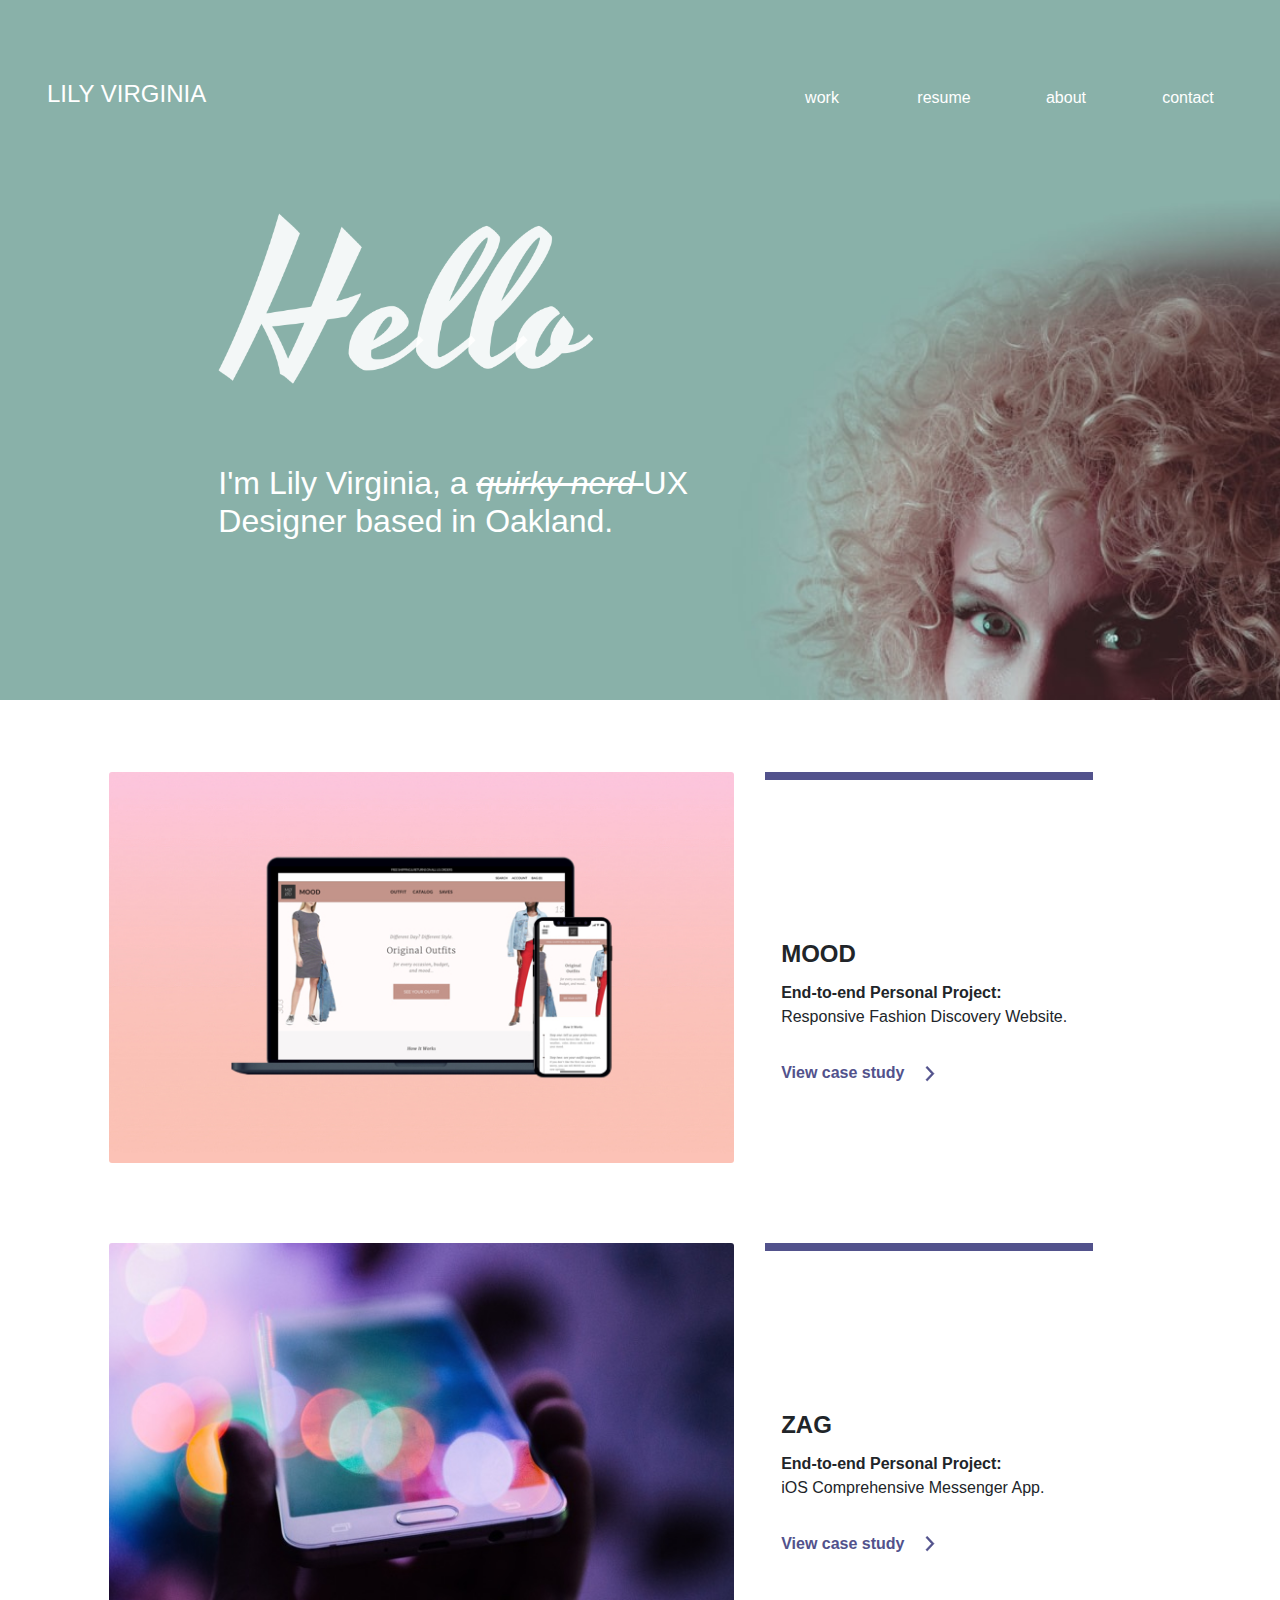
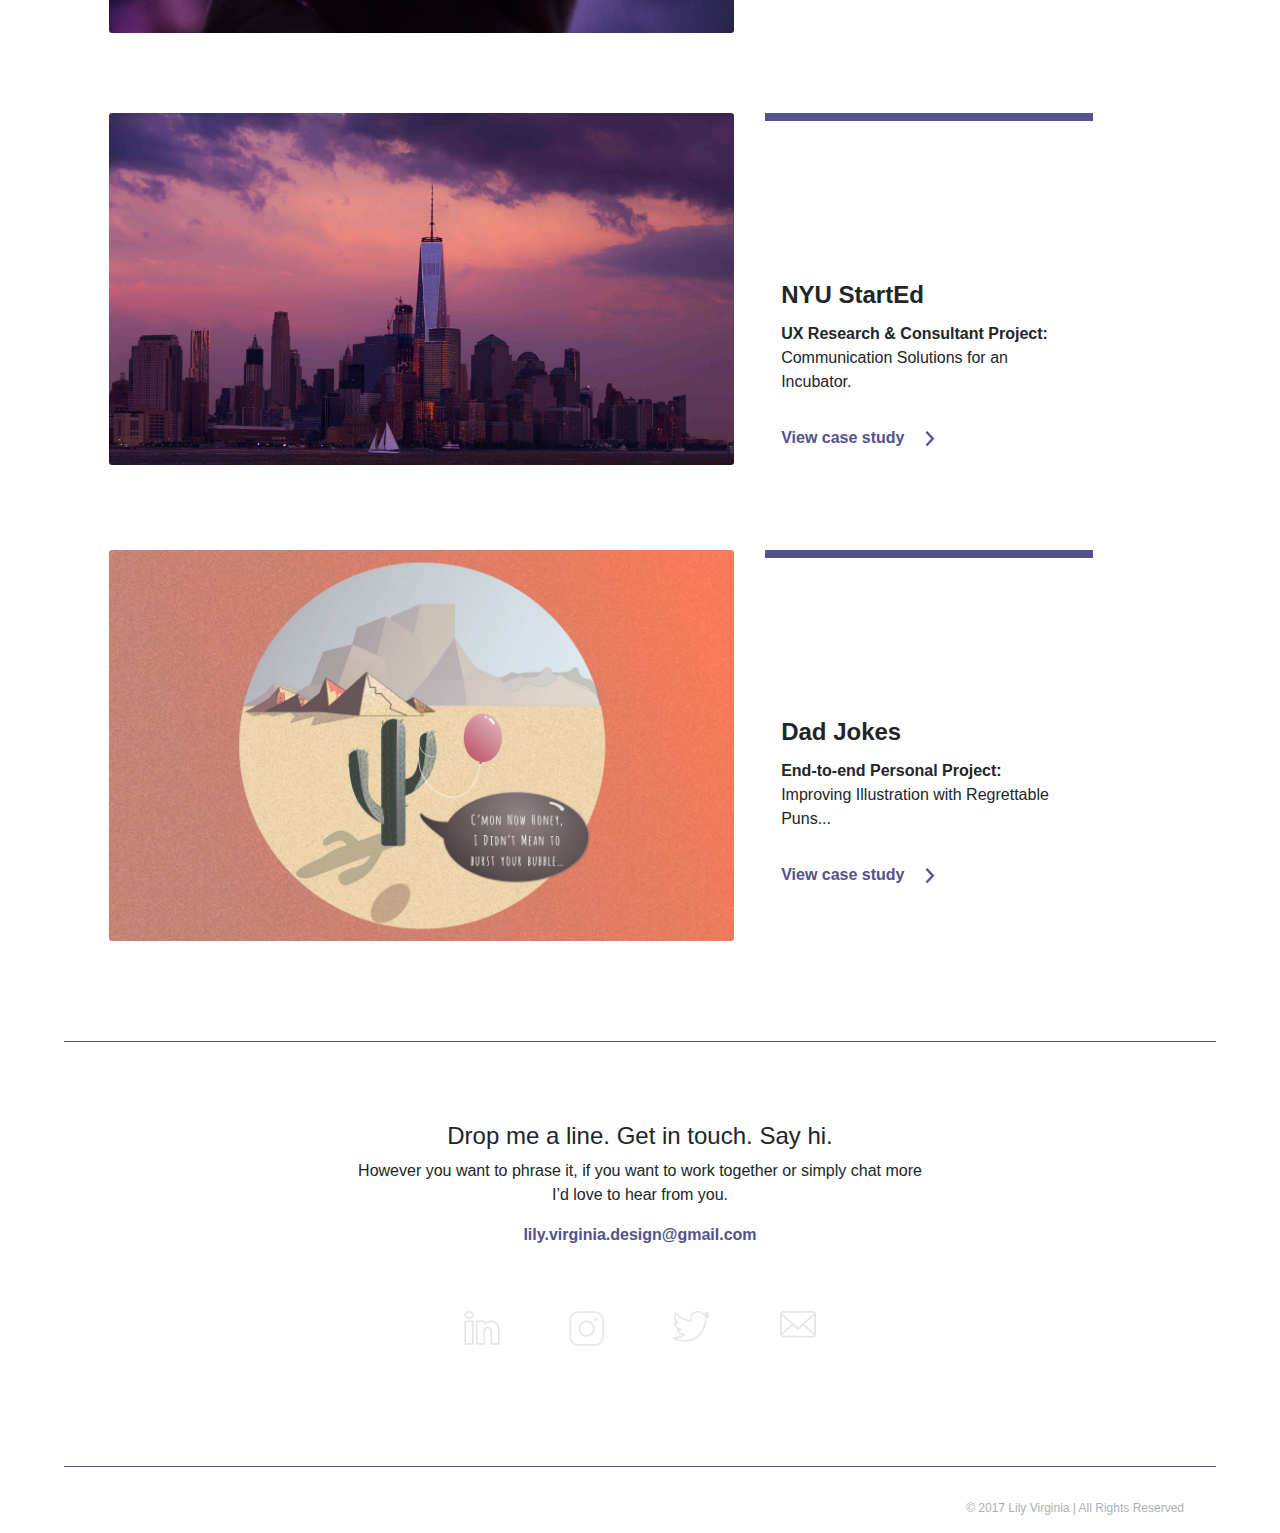
<file: index.html>
<!doctype html>
<html lang="en">
  <head>
  <title>Lily Virginia - UX Designer</title>
<!-- Meta Tags -->
    <meta charset="utf-8">
    <meta name="viewport" content="width=device-width, initial-scale=1">
    <meta name="Lily Virginia UX Design Portfolio" content>
    <meta name="Lily Virginia UX Designer" content>
    <meta property="og:image" content="images/thumbnail.jpg"/>
    <link rel="icon" href="getbootstrap.com/favicon.ico">
    <title>Lily Virginia - UX Designer</title>
    <link rel="stylesheet" href="css/bootstrap.css">
    <link rel="stylesheet" href="css/landing.css">
  </head>

<body>
  <div>

    <section>
        <div class="jumbotron jumbotron-fluid-hero text-white" style="background-image: url('images/Index - Hero.jpg');">
          <nav class="navbar navbar-expand-lg margin-nav">
             <div class="col-md-3 text-md-left text-center">
             <a href="index.html" class="nav-link"><h4>LILY VIRGINIA</h4></a>
            </div>
            <div class="col-md-9 col-12">
              <ul class="nav justify-content-center justify-content-md-end">
                <li class="nav-item">
                  <a class="nav-link active" href="#casestudies">work</a>
                </li>
                <li class="nav-item">
                    <a class="nav-link" href="https://drive.google.com/file/d/1ZXaxK8QAyc9ardH2gnroc7bbEUcsUP3i/view?usp=sharing" target=_blank>resume</a>
                  </li>
                  <li class="nav-item">
                      <a class="nav-link" href="about.html">about</a>
                    </li>
                    <li class="nav-item">
                        <a class="nav-link" href="contact.html">contact</a>
                      </li>
                </ul>
            </div>
          </nav>
          <div class="row">
              <div class="col-sm-2">
                </div>
             <div class="col-sm-6 col-12 text-sm-left text-center justify-content-md-start justify-content-center">
                  <img class="img-display-hero" src="images/HELLO.png"/>
                  <div class="container-text">
                    <p class="margin-bottom">
                    <p class="lead"></p>
                    <h2 class="margin-bottom-quarter">I'm Lily Virginia, a <strike><i> quirky nerd </i></strike>  UX Designer based in Oakland.</h2>
                  </div>
                </div>
              <div class="col-sm">
                </div>
          </div>
      </section>
<!--
         <section>
           <div class="jumbotron-fluid-social text-center" style="background-image: url('images/bg-triangle-smaller.png');">
             <div class="row margin-bottom-half">
                <div class="col-sm">
                  </div>
                <div class="col-sm-6">
                  <p class="margin-bottom">
                  <p class="lead">
                  <h2>My name is Lily Virginia and I’m a <strike><i> quirky nerd </i></strike>  UX Designer based in Oakland.</h2>
                </p>
                </div>
                <div class="col-sm">
                </div>
              </div>
             <div class="row justify-content-center margin-bottom-big">
                 <span class="margin-right"><h4>Musician</h4></span>
                 <span class="margin-right"><img src="images/Arrow-Black-Right.svg"></span>
                 <span class="margin-right"><h4>Business Owner</h4></span>
                 <span class="margin-right"><img src="images/Arrow-Black-Right.svg"></span>
                 <span class="margin-right"><h4>UX</h4></span>
             </div>

         </section>
       -->

<!--Case Studies -->

        <section id="casestudies">
          <div class="row text-center justify-content-center margin-bottom-half">

          </div>

           <div class="row margin-bottom">
               <div class="col-md-1">
               </div>
                <div class="col-md-6 col-12">
                   <div class="card-black text-white">
                      <div class="card">
                     <a href="case-study-1.html"><img src="images/MOOD/MOOD - Portfolio.jpg" alt="Case Study 2: MOOD" class="card-img img-fluid">
                     </a>
                      </div>
                   </div>
                 </div>
                   <div class="col-md-3 col-12 card-body-case-study">
                      <div class="row margin-bottom-huge"></div>
                        <div class="card-body text-md-left text-center">
                          <div class></div>
                          <h4 class="card-title">MOOD</h4>
                          <p class="card-text"><b>End-to-end Personal Project:</b></br> Responsive Fashion Discovery Website.</p>
                          <span><a href="case-study-1.html" class="link-purple">View case study</a></span>
                          <span><a href="case-study-3.html" class="link-purple"><img class="margins" src="images/arrow-right-purple.svg"/></a></span>

                      </div>
                  </div>
                  <div class="col-md-1">
                </div>
           </div>
           <div class="row margin-bottom">
               <div class="col-md-1">
               </div>
                <div class="col-md-6 col-12">
                   <div class="card-black text-white">
                      <div class="card">
                     <a href="case-study-2.html"><img src="images/ios-1.jpg" alt="Case Study 2: ZAG" class="card-img img-fluid">
                     </a>
                      </div>
                   </div>
                 </div>
                   <div class="col-md-3 col-12 card-body-case-study">
                     <div class="row margin-bottom-huge"></div>
                     <div class="card-body text-md-left text-center">
                        <div class></div>
                        <h4 class="card-title">ZAG</h4>
                        <p class="card-text"><b>End-to-end Personal Project:</b></br>iOS Comprehensive Messenger App.</p>
                        <span><a href="case-study-2.html" class="link-purple">View case study</a></span>
                        <span><a href="case-study-2.html" class="link-purple"><img class="margins" src="images/arrow-right-purple.svg"/></a></span>

                      </div>
                  </div>
                  <div class="col-md-1">
                </div>
           </div>
           <div class="row margin-bottom">
               <div class="col-md-1">
               </div>
                <div class="col-md-6 col-12">
                   <div class="card-black text-white">
                      <div class="card">
                     <a href="case-study-3.html"><img src="images/nyc2.jpg" alt="Case Study 3: NYU StartEd" class="card-img img-fluid">
                     </a>
                      </div>
                   </div>
                 </div>
                   <div class="col-md-3 col-12 card-body-case-study">
                     <div class="row margin-bottom-huge"></div>
                       <div class="card-body text-md-left text-center">
                        <h4 class="card-title">NYU StartEd</h4>
                        <p class="card-text"><b>UX Research & Consultant Project:</b></br>Communication Solutions for an Incubator.</p>
                      <span><a href="case-study-3.html" class="link-purple">View case study</a></span>
                      <span><a href="case-study-3.html" class="link-purple"><img class="margins" src="images/arrow-right-purple.svg"/></a></span>
                      </div>
                  </div>
                  <div class="col-md-1">
                </div>
           </div>
           <div class="row margin-bottom-big">
               <div class="col-md-1">
               </div>
                <div class="col-md-6 col-12">
                   <div class="card-black text-white">
                      <div class="card">
                     <a href="case-study-4.html"><img src="images/Cactus - Portfolio.jpg" alt="Case Study 4: Dad Jokes" class="card-img img-fluid">
                     </a>
                      </div>
                   </div>
                 </div>
                   <div class="col-md-3 col-12 card-body-case-study">
                     <div class="row margin-bottom-huge"></div>
                     <div class="card-body text-md-left text-center">
                        <div class></div>
                        <h4 class="card-title">Dad Jokes</h4>
                        <p class="card-text"><b>End-to-end Personal Project:</b></br>Improving Illustration with Regrettable Puns...</p>
                        <span><a href="case-study-4.html" class="link-purple">View case study</a></span>
                        <span><a href="case-study-4.html" class="link-purple"><img class="margins" src="images/arrow-right-purple.svg"/></a></span>

                      </div>
                  </div>
                  <div class="col-md-1">
                </div>
           </div>
        </section>

        <section class="container-contact">
          <div class="row margin-bottom"></div>
          <div class="row text-center margin-top margin-bottom">
            <div class="col-1 col-md-3">
              </div>
            <div class="col-10 col-md-6">
              <div class="row justify-content-center margin-bottom-half">
                    <h4>Drop me a line. Get in touch. Say hi.</h4>
                    <p>However you want to phrase it, if you want to work together or simply chat more I’d love to hear from you.</p>
                    <a href="mailto:lily.virginia.design@gmail.com" class="link-purple">lily.virginia.design@gmail.com</a>
                  </div>
                    <!-- Social Media Links -->

                              <div class="row justify-content-center">
                                  <a href="http://linkedin.com/in/lilyvirginia">
                                    <img src="images/linkedin.svg" class="img-thumbnail-social"></a>
                                  <a href="http://instagram.com/lilyvirginiamusic">
                                      <img src="images/instagram.svg" class="img-thumbnail-social">
                                      </a>
                                    <a href="http://twitter.com/lilyv_design">
                                      <img src="images/twitter.svg" class="img-thumbnail-social">
                                    </a>
                                <a href="mailto:lily.virginia.design@gmail.com">
                                    <img src="images/email.svg" class="img-thumbnail-social">
                                  </a>
                                </div>

                </div>
             <div class="col-1 col-md-3">
                </div>
          </div>
        </section>


        <section>
          <div class="container-footer">
             <p class="p-footer text-muted text-right">© 2017 Lily Virginia | All Rights Reserved</p>
          </div>
        </section>
      </div>
    <!-- Optional JavaScript -->
    <!--  jQuery first, then Popper.js, then Bootstrap JS -->
    <script src="https://code.jquery.com/jquery-3.2.1.slim.min.js" integrity="sha384-KJ3o2DKtIkvYIK3UENzmM7KCkRr/rE9/Qpg6aAZGJwFDMVNA/GpGFF93hXpG5KkN" crossorigin="anonymous"></script>
<script src="https://cdnjs.cloudflare.com/ajax/libs/popper.js/1.12.3/umd/popper.min.js" integrity="sha384-vFJXuSJphROIrBnz7yo7oB41mKfc8JzQZiCq4NCceLEaO4IHwicKwpJf9c9IpFgh" crossorigin="anonymous"></script>
<script src="https://maxcdn.bootstrapcdn.com/bootstrap/4.0.0-beta.2/js/bootstrap.min.js" integrity="sha384-alpBpkh1PFOepccYVYDB4do5UnbKysX5WZXm3XxPqe5iKTfUKjNkCk9SaVuEZflJ" crossorigin="anonymous"></script>
  </body>
</html>
</file>
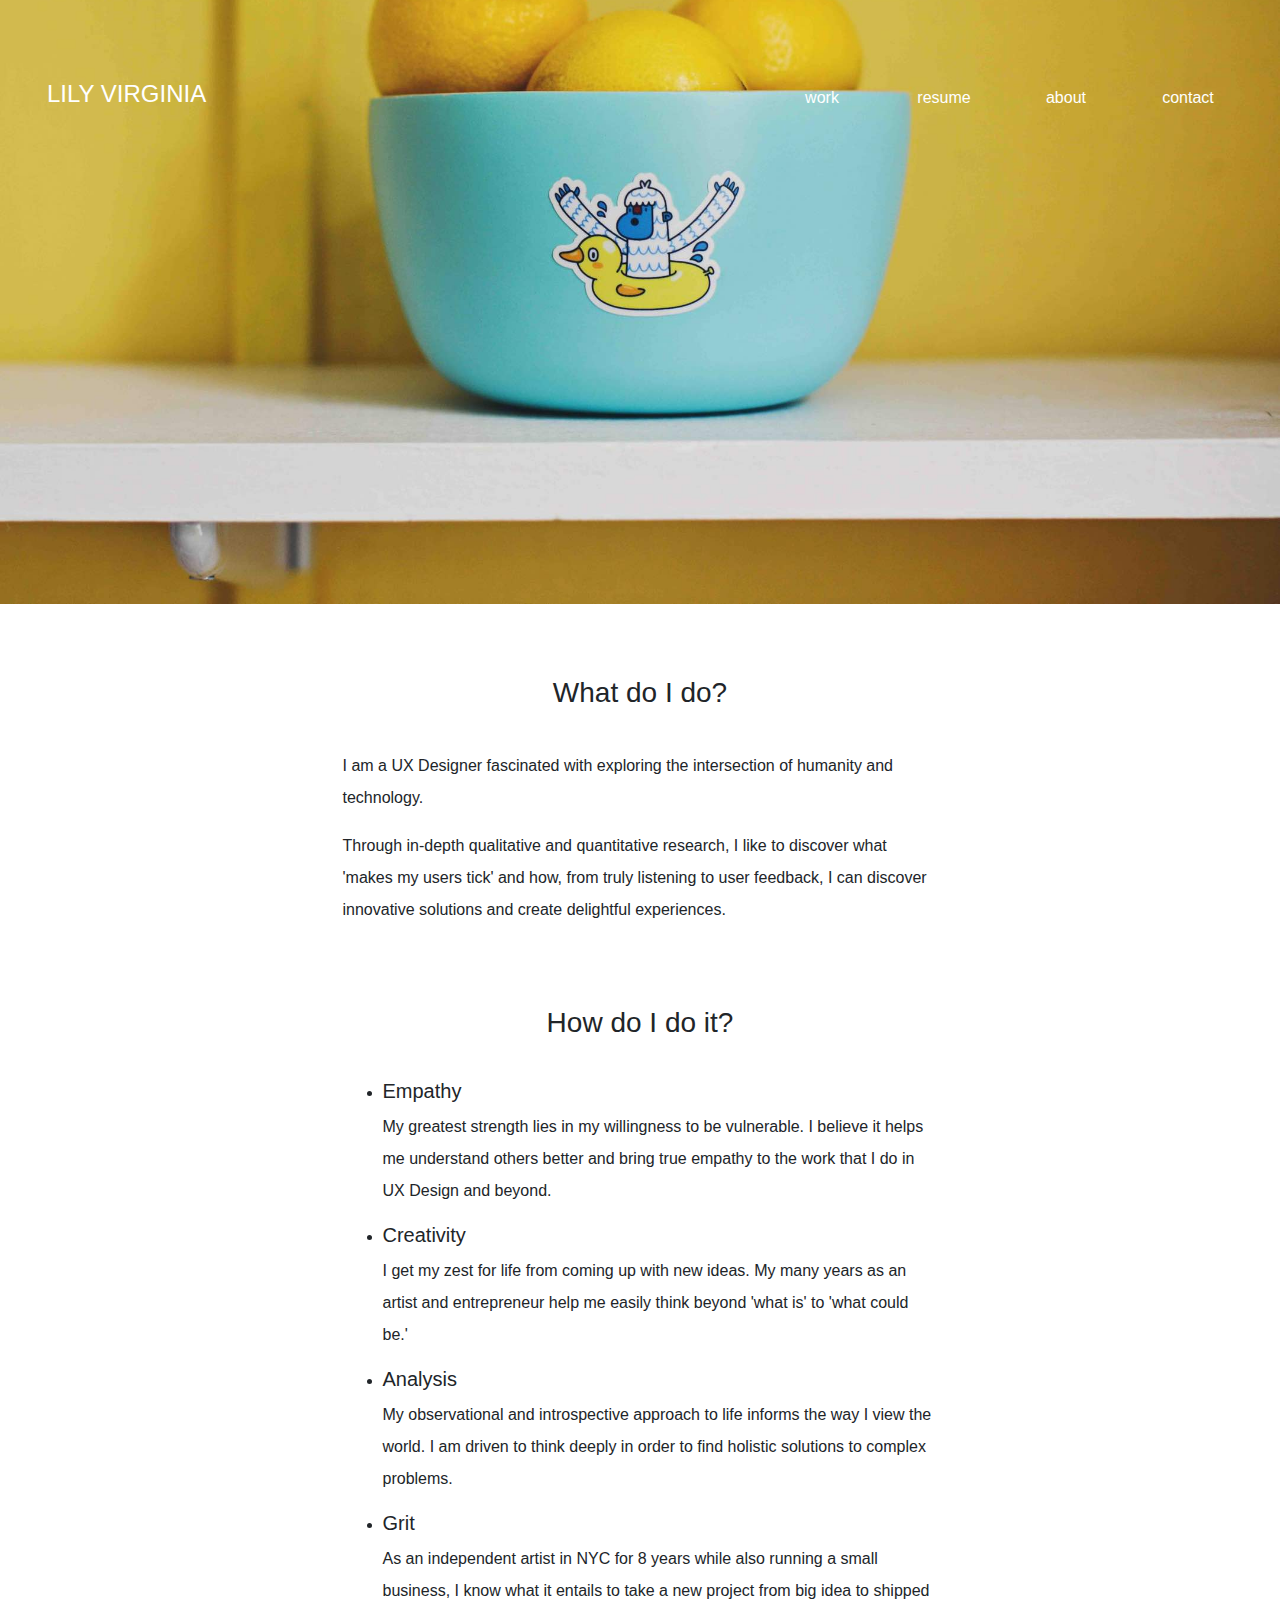
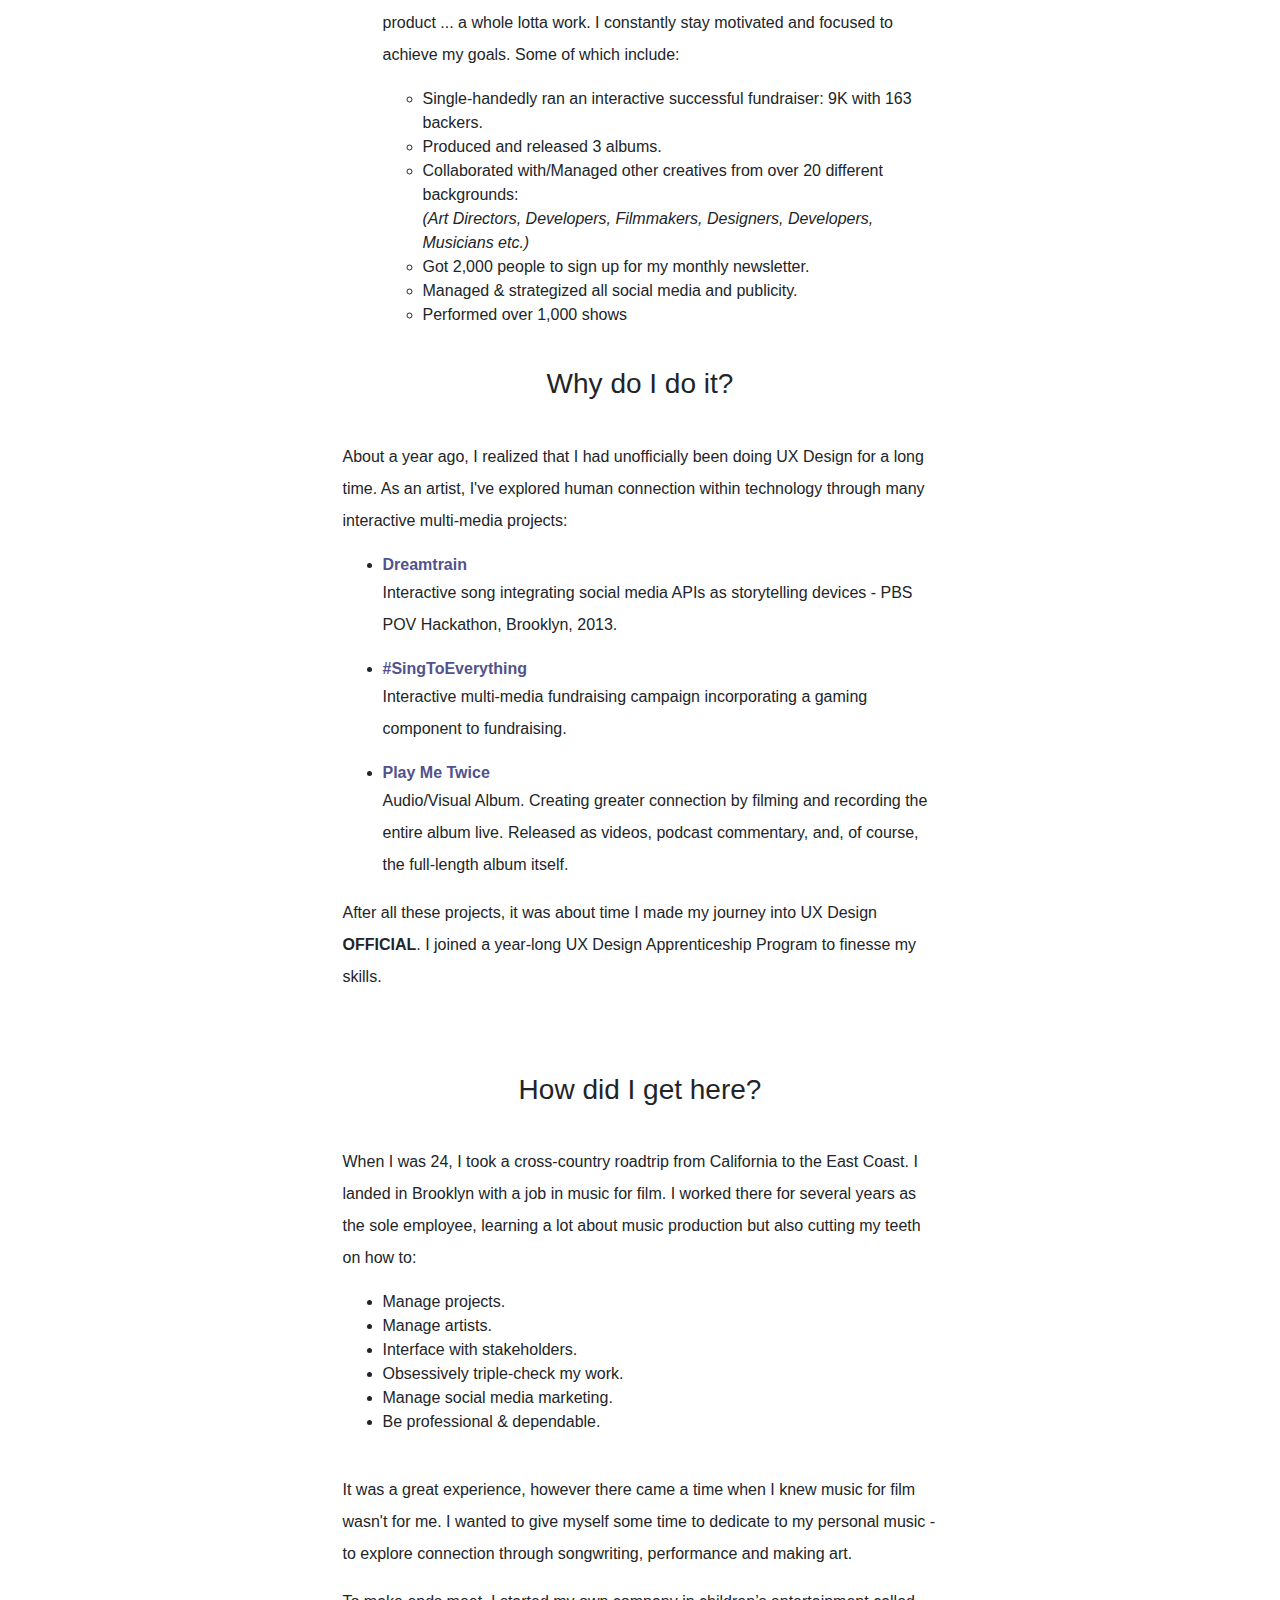
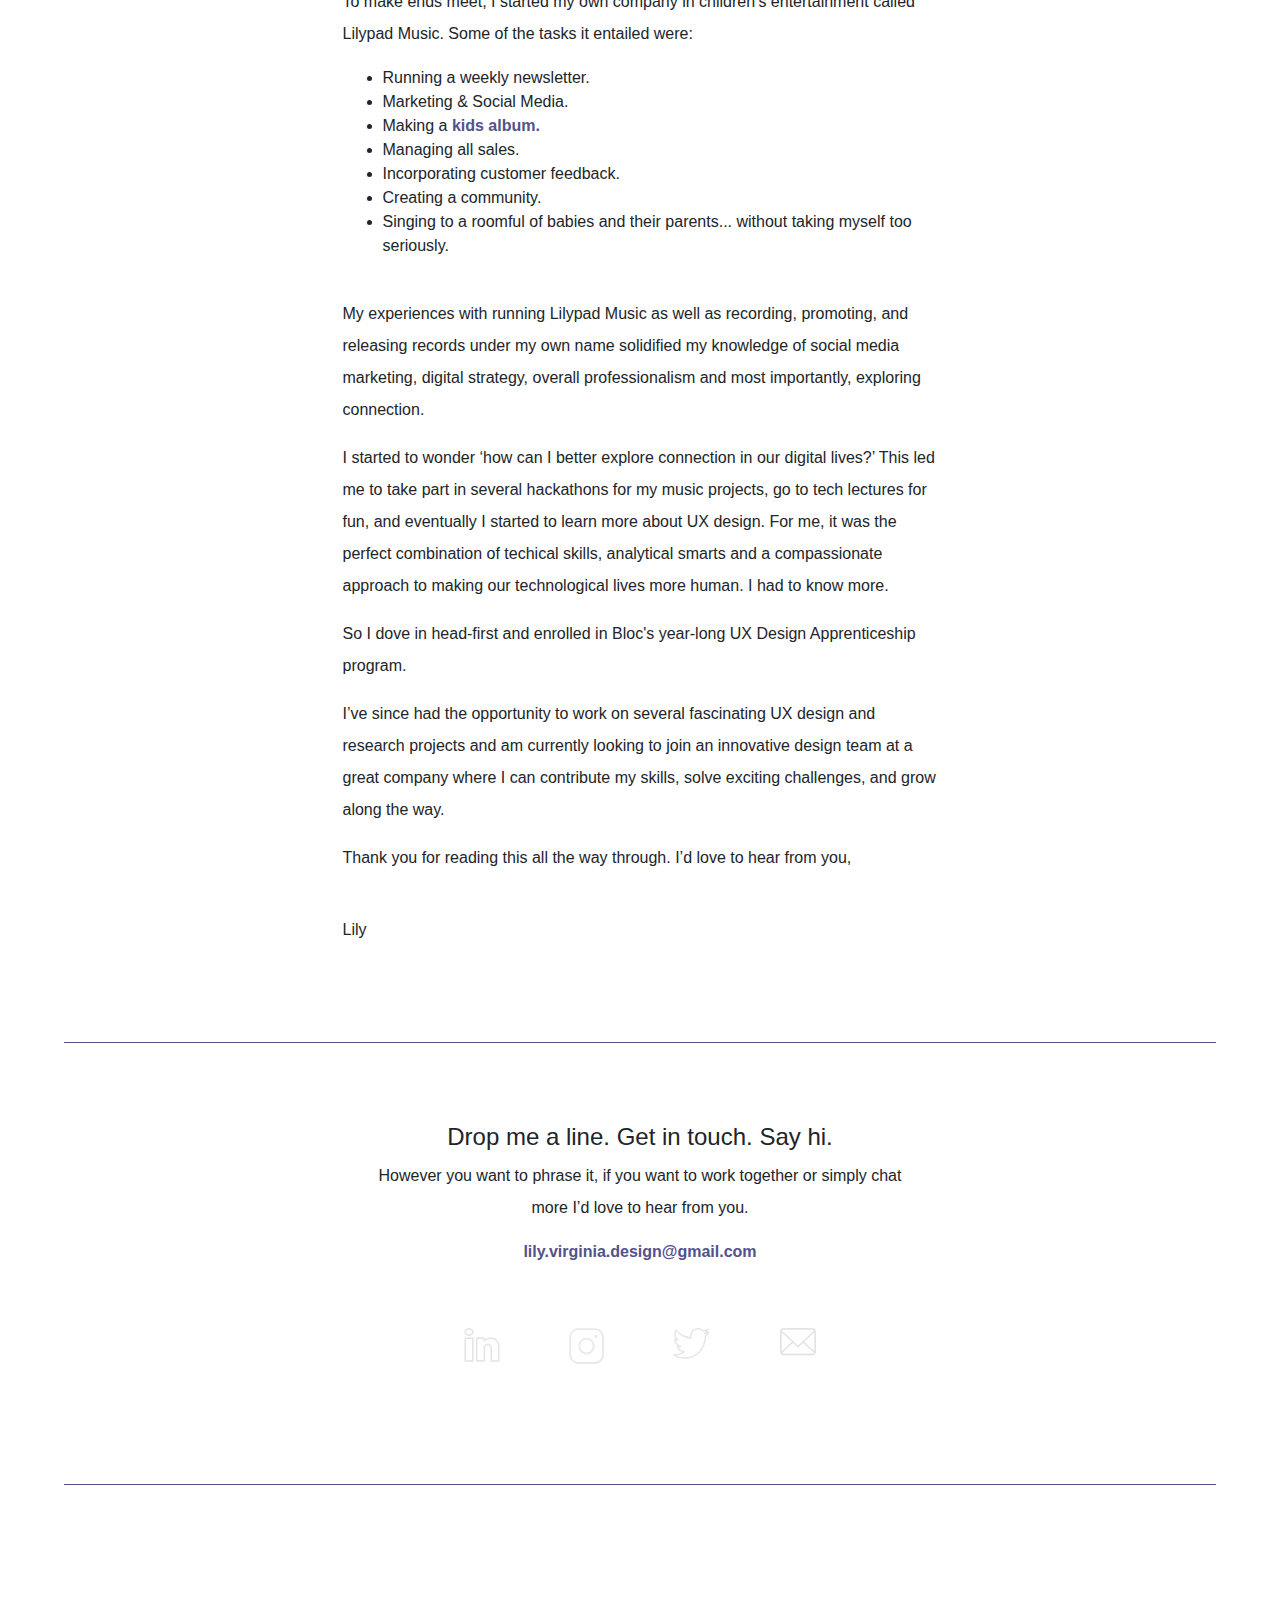
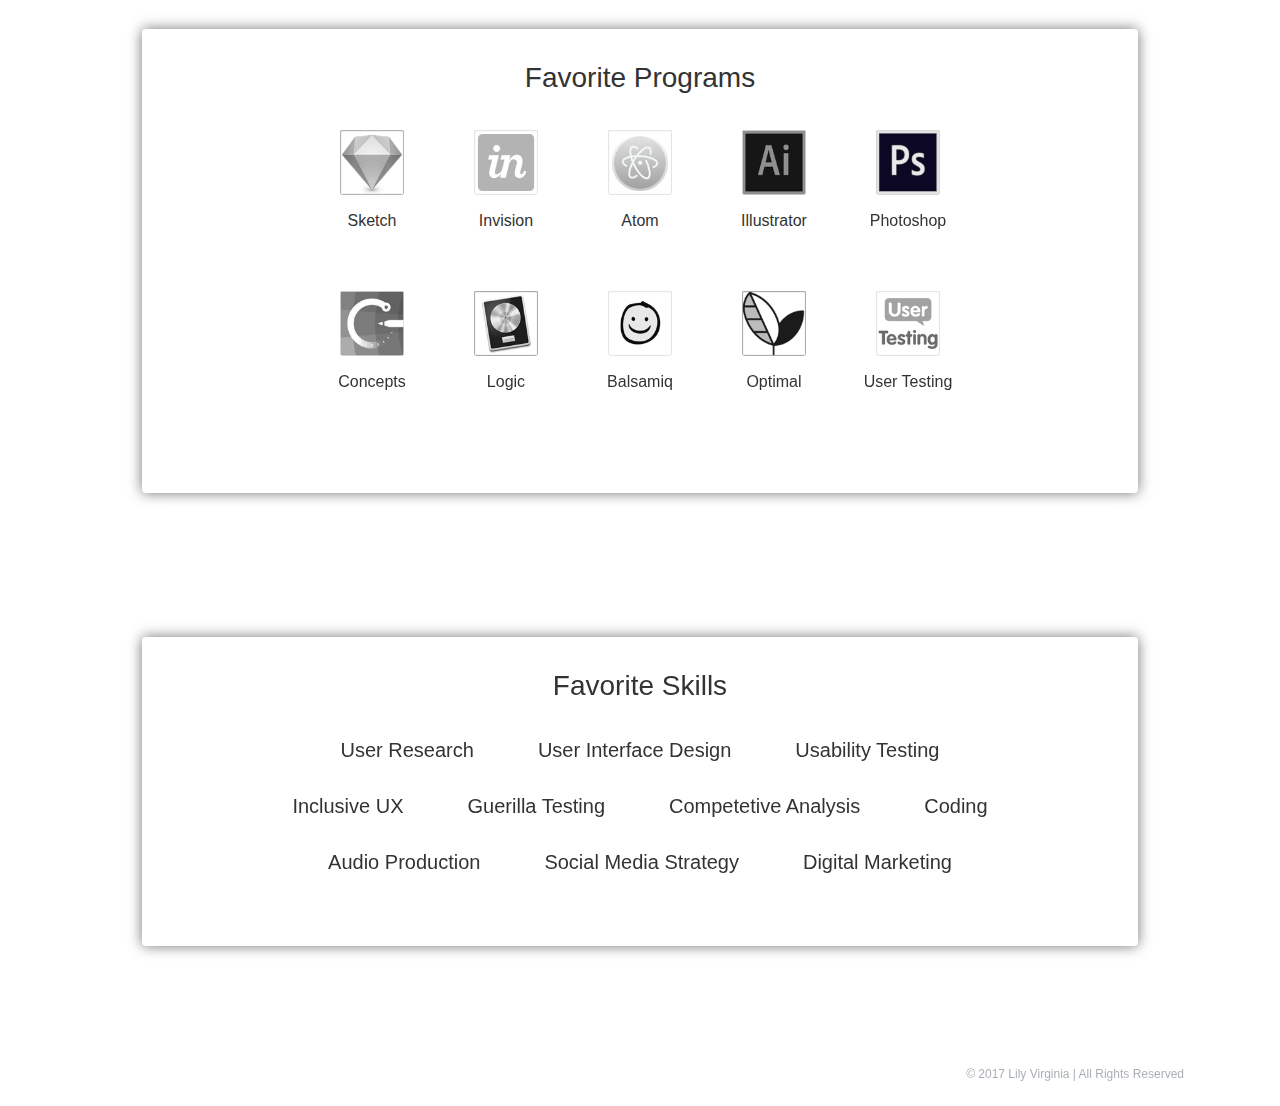
<file: about.html>
<!doctype html>
<html lang="en">
  <head>
    <title>Lily Virginia Portfolio</title>
<!-- Meta Tags -->
    <meta charset="utf-8">
    <meta name="viewport" content="width=device-width, initial-scale=1">
    <meta name="Lily Virginia Design Portfolio" content>
    <meta name="Lily Virginia Kasir" content>
    <link rel="icon" href="getbootstrap.com/favicon.ico">
    <title>LV Portfolio</title>
    <link rel="stylesheet" href="https://maxcdn.bootstrapcdn.com/bootstrap/4.0.0-beta.2/css/bootstrap.min.css"
    integrity="sha384-PsH8R72JQ3SOdhVi3uxftmaW6Vc51MKb0q5P2rRUpPvrszuE4W1povHYgTpBfshb" crossorigin="anonymous">
    <link rel="stylesheet" href="css/bootstrap.css">
    <link rel="stylesheet" href="css/landing.css">
    <link rel="stylesheet" href="css/about.css">
  </head>

<body>
  <div>

    <section>
        <div class="jumbotron jumbotron-fluid-hero" style="background-image: url('images/about7-big.jpg');">
          <nav class="navbar navbar-expand-lg margin-bottom">
             <div class="col-md-3 text-md-left text-center">
             <a href="index.html" class="nav-link text-white"><h4>LILY VIRGINIA</h4></a>
            </div>
            <div class="col-md-9">
              <ul class="nav justify-content-center justify-content-md-end">
                <li class="nav-item">
                  <a class="nav-link active" href="https://lilyvirginia.github.io/portfolio/#casestudies">work</a>
                </li>
                <li class="nav-item">
                  <a class="nav-link" href="https://drive.google.com/file/d/1ZXaxK8QAyc9ardH2gnroc7bbEUcsUP3i/view?usp=sharing" target=_blank>resume</a>
                  </li>
                  <li class="nav-item">
                      <a class="nav-link" href="about.html">about</a>
                    </li>
                    <li class="nav-item">
                        <a class="nav-link" href="contact.html">contact</a>
                      </li>
                </ul>
            </div>
          </nav>
          </div>
      </section>

         <section class="margin-bottom">
           <div class="row container-fluid">
                <div class="col-sm">
                  </div>
                <div class="col-sm-6">
                <!--  <div class="row justify-content-space-evenly margin-bottom-half">
                      <h6>Indie Artist</h6>
                      <img class="" src="images/Arrow-Black-Right.svg">
                      <h6>Business Owner</h6>
                      <img src="images/Arrow-Black-Right.svg">
                      <h6>UX Designer.</h6>
                  </div> -->

                  <p class="margin-bottom-half"></p>
                  <h3 class="margin-bottom-half text-center" style="font-weight: semi-bold">What do I do?</h3>
                  <p class="text-left">I am a UX Designer fascinated with exploring the intersection of humanity and technology.</p>
                    <p class="margin-bottom">Through in-depth qualitative and quantitative research, I like to discover what 'makes my users tick' and
                    how, from truly listening to user feedback, I can discover innovative solutions and create delightful experiences.</p>
                   <h3 class="margin-bottom-half text-center" style="font-weight: semi-bold">How do I do it?</h3>
                   <ul class="margin-bottom-half">


                     <li><h5>Empathy</h5><p>My greatest strength lies in my
                       willingness to be vulnerable. I believe it helps me understand others better and bring
                     true empathy to the work that I do in UX Design and beyond.</p></li>
                     <li><h5>Creativity</h5><p>I get my zest for life from coming up with new ideas. My many years as an artist and entrepreneur help
                        me easily think beyond 'what is' to 'what could be.'</p></li>
                     <li><h5>Analysis</h5><p>My observational and introspective approach to life informs the way I view the world. I am driven to think deeply
                       in order to find holistic solutions to complex problems.
                    </p></li>

                     <li><h5>Grit</h5>
                       <p>As an independent artist in NYC for 8 years while also running a small business, I know what it entails to take a new project from big
                         idea to shipped product ... a whole lotta work. I constantly stay motivated and focused to achieve my goals. Some of which include:
                         <ul>
                           <li>Single-handedly ran an interactive successful fundraiser: 9K with 163 backers.</li>
                           <li>Produced and released 3 albums.</li>
                           <li>Collaborated with/Managed other creatives from over 20 different backgrounds:</br>
                             <i>(Art Directors, Developers, Filmmakers, Designers, Developers, Musicians etc.)</i></li>

                           <li>Got 2,000 people to sign up for my monthly newsletter.</li>
                           <li>Managed & strategized all social media and publicity.</li>
                           <li class="margin-bottom-quarter">Performed over 1,000 shows </li></ul>
                   </ul>


                    <h3 class="margin-bottom-half text-center" style="font-weight: semi-bold">Why do I do it?</h3>
                    <p class="text-left">About a year ago, I realized that I had unofficially been doing UX Design for a long time.
                    As an artist, I've explored human connection
                    within technology through many interactive multi-media projects:
                    </p>
                    <ul>
                      <li><a href="https://lilyvirginia.com/pages/dreamtrain">Dreamtrain</a>
                          <p>Interactive song integrating social media APIs as storytelling devices - PBS POV Hackathon, Brooklyn, 2013.
                            </p></li>
                      <li><a href="https://www.kickstarter.com/projects/211769723/sing-to-everything">#SingToEverything</a>
                                <p>Interactive multi-media fundraising campaign incorporating a gaming component to fundraising.
                              </p></li>
                      <li><a href="https://www.youtube.com/watch?v=EBF23bkvm6k&list=PLP_wbAavuZOhPd2-XkJGDijTimr2UIJbH">Play Me Twice</a>
                                <p>Audio/Visual Album. Creating greater connection by filming and recording the entire album live. Released as videos, podcast commentary, and, of course,
                                  the full-length album itself.
                              </p></li></ul>

                    <p></p>
                    <p class="margin-bottom">After all these projects, it was about time I made my journey into UX Design <b>OFFICIAL</b>.
                      I joined a year-long UX Design Apprenticeship Program to finesse my skills.</p>


                  <h3 class="margin-bottom-half text-center" style="font-weight: semi-bold">How did I get here?</h3>
                  <p class="text-left">When I was 24, I took a cross-country roadtrip from California to the East Coast.
                    I landed in Brooklyn with a job in music for film. I worked there for several years as the sole employee,
                    learning a lot about music production but also cutting my teeth on how
                    to:
                    <ul>
                      <li>Manage projects.</li>
                      <li>Manage artists.</li>
                      <li>Interface with stakeholders.</li>
                      <li>Obsessively triple-check my work.</li>
                      <li>Manage social media marketing.</li>
                      <li>Be professional & dependable.</li>
                    </ul></br>


                    <p>It was a great experience, however there came a time when I knew music for film wasn't for me. I wanted to give myself some time
                      to dedicate to my personal music - to explore connection through songwriting, performance and making art.</p>

                  <p>To make ends meet, I started my own company in children’s entertainment called Lilypad Music. Some of the tasks it entailed were:
                    <ul>
                      <li>Running a weekly newsletter.</li>
                      <li>Marketing & Social Media.</li>
                      <li>Making a <a href="https://thelilypads.bandcamp.com/releases">kids album.</a></li>
                      <li>Managing all sales.</li>
                      <li>Incorporating customer feedback.</li>
                      <li>Creating a community.</li>
                      <li>Singing to a roomful of babies and their parents... without taking myself too seriously.</li>

                    </ul></br>





                    <p>My experiences with running Lilypad Music as well as recording, promoting, and releasing records under my own
                  name solidified my knowledge of social media marketing, digital strategy, overall professionalism and
                  most importantly, exploring connection.</p>

                  <p>I started to wonder ‘how can I better explore connection in our digital lives?’ This led me to take part
                  in several hackathons for my music projects, go to tech lectures for fun, and eventually I started to
                  learn more about UX design. For me, it was the perfect combination of techical skills, analytical smarts
                  and a compassionate approach to making our technological lives more human. I had to know more.</p>

                  <p>So I dove in head-first and enrolled in Bloc's year-long UX Design Apprenticeship program.</p>

                    <p>I’ve since had the opportunity
                    to work on several fascinating UX design and research projects and am currently looking to join an innovative design team at a great company where
                    I can contribute my skills, solve exciting challenges, and grow along the way.</p>

                    <p class="margin-bottom-half">Thank you for reading this all the way through. I’d love to hear from you,</p>

                    <p>Lily</p>

                </div>
                <div class="col-sm">
                </div>
              </div>
            </section>

    <section class="container-contact margin-bottom">
      <div class="row margin-bottom"></div>
      <div class="row text-center margin-bottom">
        <div class="col-1 col-md-3">
          </div>
        <div class="col-10 col-md-6">
          <div class="margin-bottom-half">
                <h4>Drop me a line. Get in touch. Say hi.</h4>
                <p>However you want to phrase it, if you want to work together or simply chat more I’d love to hear from you.</p>
                <a href="mailto:lily.virginia.design@gmail.com">lily.virginia.design@gmail.com</a>
            </div>
                <div class="row justify-content-center text-center">
                    <a href="http://linkedin.com/in/lilyvirginia">
                      <img src="images/linkedin.svg" class="img-thumbnail-social"></a>
                    <a href="http://instagram.com/lilyvirginiamusic">
                        <img src="images/instagram.svg" class="img-thumbnail-social">
                        </a>
                      <a href="http://twitter.com/lilyv_design">
                        <img src="images/twitter.svg" class="img-thumbnail-social">
                      </a>
                  <a href="mailto:lily.virginia.design@gmail.com">
                      <img src="images/email.svg" class="img-thumbnail-social">
                    </a>
                  </div>
            </div>

         <div class="col-1 col-md-3">
            </div>
      </div>
    </section>


         <section class="jumbotron jumbotron-fluid jumbotron-programs">
           <div class="row justify-content-center">
              <div class="row col-12 card-body-skills margin-bottom-half card">
               <h3 class="margin-bottom-quarter">Favorite Programs</h3>
               <div class="row justify-content-center">
                  <div>
                    <img class="img-card" src="images/about/sketch.jpg"/>
                  <h6>Sketch</h6>
                  </div>
                  <div>
                    <img class="img-card" src="images/about/invision.jpg"/>
                    <h6  >Invision</h6>
                  </div>
                  <div>
                    <img class="img-card" src="images/about/atom.jpg"/>
                    <h6  >Atom</h6>
                </div>
                <div>
                  <img class="img-card" src="images/about/illustrator.jpg"/>
                  <h6  >Illustrator</h6>
                </div>
                <div>
                  <img class="img-card" src="images/about/photoshop.jpg"/>
                  <h6  >Photoshop</h6>
                </div>

              </div>
                <div class="row justify-content-center margin-bottom-half text-center">
                <div>
                  <img class="img-card" src="images/about/concepts.jpg"/>
                  <h6  >Concepts</h6>
                </div>

                <div>
                  <img class="img-card" src="images/about/logic.jpg"/>
                  <h6  >Logic</h6>
                </div>
                <div>
                  <img class="img-card" src="images/about/balsamiq.jpg"/>
                    <h6  >Balsamiq</h6>
                </div>
                <div>
                  <img class="img-card" src="images/about/optimal.jpg"/>
                  <h6  >Optimal</h6>
                </div>
                <div>
                  <img class="img-card" src="images/about/usertesting.jpg"/>
                  <h6  >User Testing</h6>
                </div>
            </div>
          </div>
         </div>
     </section>


     <section class="jumbotron jumbotron-fluid jumbotron-programs">
       <div class="row justify-content-center">
          <div class="row col-12 card-body-skills margin-bottom-half card">

           <h3 class="margin-bottom-quarter">Favorite Skills</h3>
           <div class="row justify-content-center">
             <div class="col-xs">
             </div>
              <div class="col-xs-2">
                <h5 class="margin-text">User Research</h5>
              </div>
              <div class="col-xs-2">
                <h5 class="margin-text">User Interface Design</h5>
              </div>
              <div class="col-xs-2">
                <h5 class="margin-text">Usability Testing</h5>
              </div>
              <div class="col-xs">
              </div>
            </div>
            <div class="row justify-content-center">
              <div class="col-xs">
              </div>
               <div class="col-xs-2">
                 <h5 class="margin-text">Inclusive UX</h5>
               </div>
               <div class="col-xs-2">
                 <h5 class="margin-text">Guerilla Testing</h5>
               </div>
               <div class="col-xs-2">
                 <h5 class="margin-text">Competetive Analysis</h5>
               </div>
               <div class="col-xs-2">
                 <h5 class="margin-text">Coding</h5>
               </div>
               <div class="col-xs">
               </div>
             </div>
             <div class="row justify-content-center margin-bottom-half">
               <div class="col-xs">
               </div>
                <div class="col-xs-2">
                  <h5 class="margin-text">Audio Production</h5>
                </div>
                <div class="col-xs-2">
                  <h5 class="margin-text">Social Media Strategy</h5>
                </div>
                <div class="col-xs-2">
                  <h5 class="margin-text">Digital Marketing</h5>
                </div>
                <div class="col-xs">
                </div>
              </div>
            </div>
          </div>
        </section>





        <section>
          <div class="container-footer">
             <p class="p-footer text-muted text-right">© 2017 Lily Virginia | All Rights Reserved</p>
          </div>
        </section>
      </div>
    <!-- Optional JavaScript -->
    <!--  jQuery first, then Popper.js, then Bootstrap JS -->
    <script src="https://code.jquery.com/jquery-3.2.1.slim.min.js" integrity="sha384-KJ3o2DKtIkvYIK3UENzmM7KCkRr/rE9/Qpg6aAZGJwFDMVNA/GpGFF93hXpG5KkN" crossorigin="anonymous"></script>
<script src="https://cdnjs.cloudflare.com/ajax/libs/popper.js/1.12.3/umd/popper.min.js" integrity="sha384-vFJXuSJphROIrBnz7yo7oB41mKfc8JzQZiCq4NCceLEaO4IHwicKwpJf9c9IpFgh" crossorigin="anonymous"></script>
<script src="https://maxcdn.bootstrapcdn.com/bootstrap/4.0.0-beta.2/js/bootstrap.min.js" integrity="sha384-alpBpkh1PFOepccYVYDB4do5UnbKysX5WZXm3XxPqe5iKTfUKjNkCk9SaVuEZflJ" crossorigin="anonymous"></script>
</body>
</html>
</file>
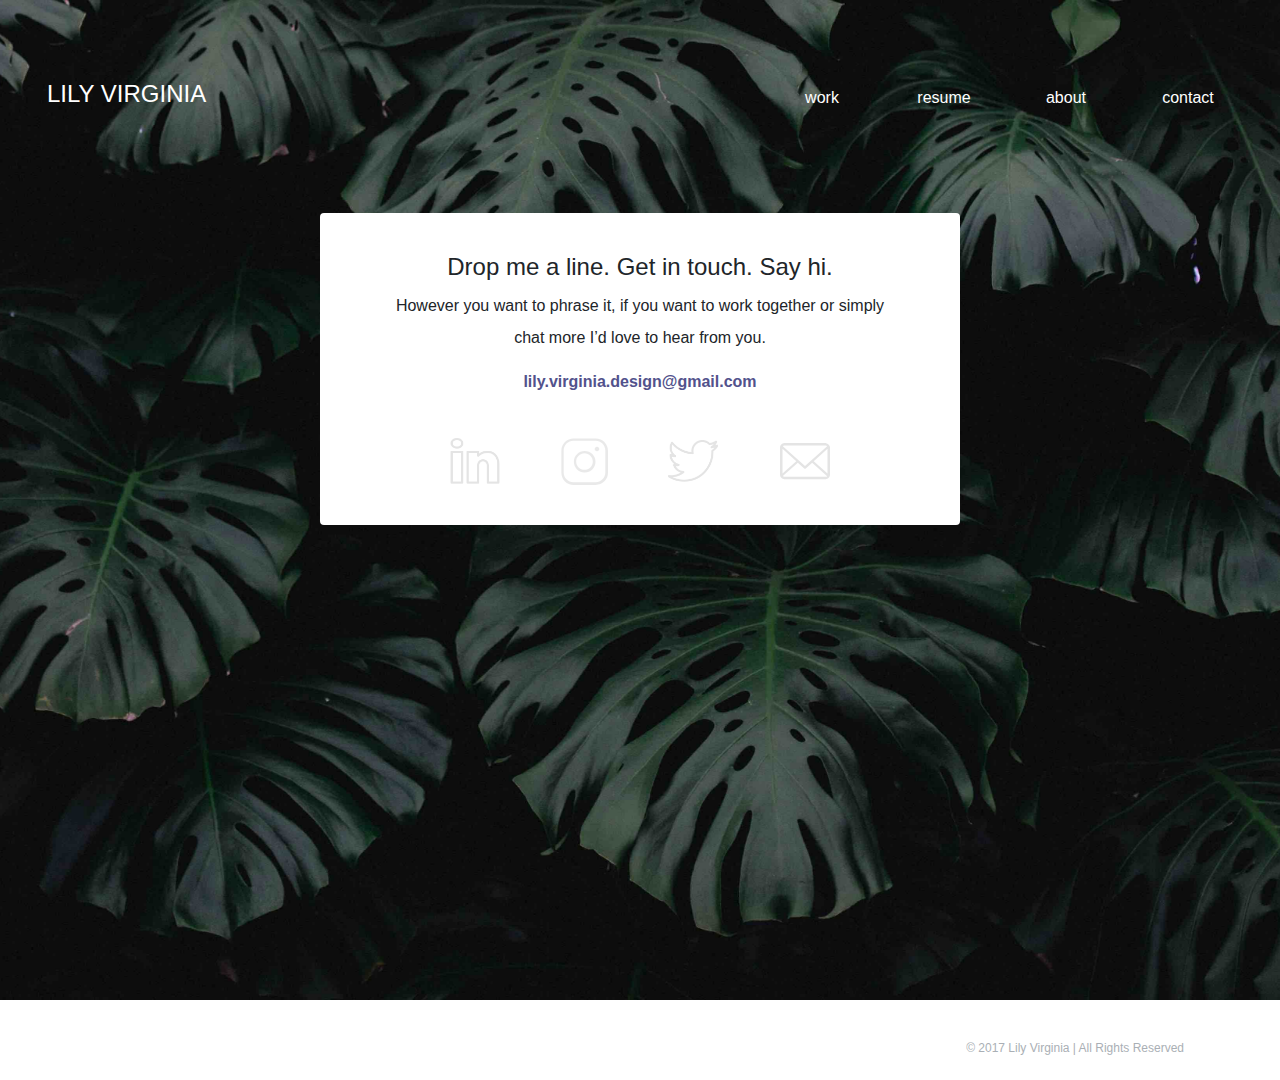
<file: contact.html>
<!doctype html>
<html lang="en">
  <head>
    <title>Lily Virginia Portfolio</title>
<!-- Meta Tags -->
    <meta charset="utf-8">
    <meta name="viewport" content="width=device-width, initial-scale=1">
    <meta name="Lily Virginia Design Portfolio" content>
    <meta name="Lily Virginia Kasir" content>
    <link rel="icon" href="getbootstrap.com/favicon.ico">
    <title>LV Portfolio</title>
    <link rel="stylesheet" href="https://maxcdn.bootstrapcdn.com/bootstrap/4.0.0-beta.2/css/bootstrap.min.css"
    integrity="sha384-PsH8R72JQ3SOdhVi3uxftmaW6Vc51MKb0q5P2rRUpPvrszuE4W1povHYgTpBfshb" crossorigin="anonymous">
    <link rel="stylesheet" href="css/bootstrap.css">
    <link rel="stylesheet" href="css/landing.css">
    <link rel="stylesheet" href="css/about.css">
    <link rel="stylesheet" href="css/contact.css">
  </head>

<body>
  <div>

    <section>
        <div class="jumbotron jumbotron-fluid-contact" style="background-image: url('images/gilles-lambert.jpg');">
          <nav class="navbar navbar-expand-lg margin-bottom">
             <div class="col-md-3 col-12 text-md-left text-center">
             <a href="index.html" class="nav-link"><h4>LILY VIRGINIA</h4></a>
            </div>
            <div class="col-md-9 col-12">
              <ul class="nav justify-content-center justify-content-md-end">
                <li class="nav-item">
                  <a class="nav-link active text-white" href="https://lilyvirginia.github.io/portfolio/#casestudies">work</a>
                </li>
                <li class="nav-item">
                  <a class="nav-link" href="https://drive.google.com/file/d/1ZXaxK8QAyc9ardH2gnroc7bbEUcsUP3i/view?usp=sharing" target=_blank>resume</a>
                  </li>
                  <li class="nav-item">
                      <a class="nav-link text-white" href="about.html">about</a>
                    </li>
                    <li class="nav-item">
                        <a class="nav-link text-white" href="contact.html">contact</a>
                      </li>
                </ul>
            </div>
          </nav>


            <div class=" justify-content-center text-center">
              <div class="margin-bottom-half card container">
                <div class="row margin-bottom-half">
                </div>
                    <div class="row-case-study margin-bottom-quarter">
                      <h4>Drop me a line. Get in touch. Say hi.</h4>
                      <p>However you want to phrase it, if you want to work together or simply chat more I’d love to hear from you.</p>
                      <a href="mailto:lily.virginia.design@gmail.com">lily.virginia.design@gmail.com</a>
                    </div>
                    <div>
                      <a href="http://linkedin.com/in/lilyvirginia">
                        <img src="images/linkedin.svg" class="img-thumbnail-social"></a>
                      <a href="http://instagram.com/lilyvirginiamusic">
                          <img src="images/instagram.svg" class="img-thumbnail-social">
                          </a>
                        <a href="http://twitter.com/lilyv_design">
                          <img src="images/twitter.svg" class="img-thumbnail-social">
                        </a>
                    <a href="mailto:lily.virginia.design@gmail.com">
                        <img src="images/email.svg" class="img-thumbnail-social">
                      </a>

                  </div>
                </div>

            </div>


</div>



    <!-- Social Media Links -->
<section>
          <div class="container-footer">
             <p class="p-footer text-muted text-right">© 2017 Lily Virginia | All Rights Reserved</p>
          </div>
        </section>
      </div>
    <!-- Optional JavaScript -->
    <!--  jQuery first, then Popper.js, then Bootstrap JS -->
    <script src="https://code.jquery.com/jquery-3.2.1.slim.min.js" integrity="sha384-KJ3o2DKtIkvYIK3UENzmM7KCkRr/rE9/Qpg6aAZGJwFDMVNA/GpGFF93hXpG5KkN" crossorigin="anonymous"></script>
<script src="https://cdnjs.cloudflare.com/ajax/libs/popper.js/1.12.3/umd/popper.min.js" integrity="sha384-vFJXuSJphROIrBnz7yo7oB41mKfc8JzQZiCq4NCceLEaO4IHwicKwpJf9c9IpFgh" crossorigin="anonymous"></script>
<script src="https://maxcdn.bootstrapcdn.com/bootstrap/4.0.0-beta.2/js/bootstrap.min.js" integrity="sha384-alpBpkh1PFOepccYVYDB4do5UnbKysX5WZXm3XxPqe5iKTfUKjNkCk9SaVuEZflJ" crossorigin="anonymous"></script>
</body>
</html>
</file>
<file: css/landing.css>
.jumbotron {
  margin-bottom: 2rem;
  background-size: cover;
  background-position: bottom;
}

.container {
  width: 100%;
  margin-right: auto;
  margin-left: auto;
}

.container-fluid {
  width: 100%;
  margin-right: auto;
  margin-left: auto;
}

.margin-right {
  margin-right: 1rem;
}

.margins{
  margin-right: 1rem;
  margin-left: 1rem;
}

.card-body-case-study {
  .card-body
    -ms-flex: 1 1 auto;
        flex: 1 1 auto;
    padding-left: 1rem;
    padding-bottom: 0;
    margin-left: 1rem;
    margin-right: 1rem;
  position: relative;
  display: -ms-flexbox;
  display: flex;
  -ms-flex-direction: column;
      flex-direction: column;
  min-width: 0;
  word-wrap: break-word;
  background-clip: border-box;
  border-top: 8px solid #52528C;
}

.card {
  position: relative;
  display: -ms-flexbox;
  display: flex;
  -ms-flex-direction: column;
      flex-direction: column;
  min-width: 0;
  word-wrap: break-word;
  border: none;
}

.card-title {
  font-weight: bold;
}
.card-text {
  margin-bottom: 2rem;
}
.card-body {
  -ms-flex: 1 1 auto;
      flex: 1 1 auto;
  padding-left: 0rem;
  padding-right: 0rem;
}

/*--! padding-left was 1.25rem */



.img-thumbnail-social {
  opacity: 10%;
  padding: .5rem;
  transition: all 1s ease-in-out;
  max-width: 50%;
  max-height: auto;
  margin-left: 20px;
  margin-right: 20px;
  margin-bottom: 2rem;
  margin-top: 1rem;
}

.margin-bottom {
  margin-bottom: 80px;
}

.margin-bottom-half {
  margin-bottom: 40px;
}

.margin-bottom-quarter {
  margin-bottom: 20px;
}

.margin-bottom-big {
  margin-bottom: 100px;
}

.margin-bottom-huge {
  margin-bottom: 140px;
}

.p-footer {
  font-size: .75rem;
  padding-right: 2rem;
}

.navbar {
  position: relative;
  display: -ms-flexbox;
  display: flex;
  -ms-flex-wrap: wrap;
      flex-wrap: wrap;
  -ms-flex-align: center;
      align-items: center;
  -ms-flex-pack: justify;
      justify-content: space-between;
}

.img-display-hero {
  max-width: 60%;
  max-height: auto;
}

.container-contact {
  width: 90%;
  padding-right: 15px;
  padding-left: 15px;
  margin-right: auto;
  margin-left: auto;
  border-top: 1.5px solid #52528C;
  border-bottom: 1.5px solid #52528C;
}

.container-footer {
  width: 90%;
  margin-top: 2rem;
  margin-right: auto;
  margin-left: auto;
  opacity: 0.7;
}

.btn-primary {
  color: #333;
  background-color: #fff;
  border-color: none;
}

.btn {
  color: #333;
  background-color: #fff;
  border-color: #fff;
}

.nav-link.disabled {
  color: #fff;
}

.nav-link {
  color: #fff;
  font-weight: 400;
}

.nav-link:focus {
}

.nav-tabs .nav-link.active,
.nav-tabs .nav-item.show .nav-link {
  color: #fff;
  background-color: #fff;
  border-color: #fff;
}

a {
  color: #52528C;
  background-color: transparent;
  font-weight: bold;
}


///
a:hover {
  color: green;
  text-decoration: none;
}

.link-purple:hover {
  color: #713E5A;
  text-decoration: none;
}

.nav-link:hover {
  color: #713E5A;
  font-weight: bold;
}

.nav-item {
  margin-left: 1rem;
  margin-right: 1rem;
  width: 90px;
  text-align: center;
}



h2, .h2 {
  font-weight: 400;
}
h3, h4, h5, h6, p, .h4, .h5, .h6, .p {
  font-weight: 400;
}


.jumbotron-fluid {
  padding-right: 2rem;
  padding-left: 2rem;
  border-radius: none;
}

.jumbotron-fluid-hero {
  padding-right: 0;
  padding-left: 0;
  border-radius: 0;
  height: 700px;
}

.jumbotron-fluid-social {
  padding-right: 0;
  padding-left: 0;
  border-radius: 0;
  margin-top: -2rem;
  background-size: cover;
  background-position: right;
 }

 .container-text {
     width: 100%;
     padding-right: 21%;
     padding-left: 0rem;
   }

 .margin-nav {
   margin-bottom: 80px;
 }

.margin-hero {
  margin-bottom: 50px;
}

@media (max-width: 510px){
  .margin-hero {
    margin-bottom: 25px;
  }
}

@media (max-width:1180px) {
  .margin-bottom-huge {
    margin-bottom: 30px;
  }
}

@media (max-width: 1066px) {
  .container-text {
    padding-right: 7%;
   }
}

@media (max-width:997px) {
    .margin-bottom-huge {
      margin-bottom: 20px;
    }
}

@media (max-width:876px) {
  .margin-bottom-huge {
    margin-bottom: 0px;
  }
  .card-text {
    margin-bottom: .25rem;
  }
}

@media (max-width: 776px){
  .container-text {
    padding-right: 0%;
  }
}

@media (max-width:768px) {
.card-body-case-study {
  border-top: none;
}
}
@media (max-width: 510px){
  .nav-item {
    margin-left: 5rem;
    margin-right: 5rem;
    }
    .margin-nav {
      margin-bottom: 40px;
    }
  }

  @media (max-width: 575px) {
    .container-text {
      padding-left: 7%;
      padding-right: 7%
    }
  }
@media (max-width: 558px) {
    .img-thumbnail-social {
      padding: 0rem;
      transition: all 1s ease-in-out;
      max-width: 50%;
      max-height: auto;
      margin-left: 0rem;
      margin-right: 0rem;
      margin-bottom: 2rem;
    }

  }
</file>
<file: css/about.css>
p {
  line-height: 2rem;
}

.container-contact {
  width: 90%;
  padding-right: 15px;
  padding-left: 15px;
  margin-right: auto;
  margin-left: auto;
  border-top: 1.5px solid #52528C;
  border-bottom: 1.5px solid #52528C;
}

.jumbotron-programs {
    position: relative;
    margin-bottom: 0px;
    color: #333;
    text-align: center;
    background-color: #fff;

}

.jumbotron-skills {
    position: relative;
    padding: 40px 0;
    color: #333;
    text-align: center;
}
.jumbotron-fluid-hero {
  padding-right: 0;
  padding-left: 0;
  border-radius: 0;
  height: 604px;
}

.jumbotron-fluid-contact {
  padding-right: 0;
  padding-left: 0;
  border-radius: 0;
  height: 1000px;
}


.img-thumbnail-programs {
  padding-left: 2rem;
  padding-right: 2rem;
  padding-top: 2rem;
  padding-bottom: 2rem;
  transition: all 1s ease-in-out;
  max-width: 100%;
  max-height: auto;
  margin: 0rem;
  justify-content: center;
  text-align: center;
  border-radius: 10px;
  border: 1px, solid, #fff;
}

.margin-text {
  margin-right: 2rem;
  margin-left: 2rem;
  margin-top: 1rem;
  margin-bottom: 1rem;
}

.card-body-mock {
  .card-body
    -ms-flex: 1 1 auto;
        flex: 1 1 auto;
  padding-left: 1rem;
  padding-right: 1rem;
  padding-bottom: 1rem;
  padding-top: 1rem;
  margin-left: 5rem;
  margin-right: 5rem;
  position: relative;
  display: -ms-flexbox;
  display: flex;
  -ms-flex-direction: column;
      flex-direction: column;
  min-width: 0;
  word-wrap: break-word;
  background-clip: border-box;
  border-top: none;
  filter: drop-shadow(0 0 7px #737373);
  max-width: 50%;
  max-height: auto;
}

.container-fluid-music {
  justify-content: center;
  max-width: 90%;
  align-items: center;
  margin-left: 10rem;
}


.card-body-skills {
  .card-body
    -ms-flex: 1 1 auto;
        flex: 1 1 auto;
  padding-left: 1rem;
  padding-right: 1rem;
  padding-bottom: 1rem;
  padding-top: 2rem;
  margin-left: 5rem;
  margin-right: 5rem;
  position: relative;
  display: -ms-flexbox;
  display: flex;
  -ms-flex-direction: column;
      flex-direction: column;
  min-width: 0;
  word-wrap: break-word;
  background-clip: border-box;
  border-top: none;
  filter: drop-shadow(0 0 7px #737373);
  max-width: 80%;
  max-height: auto;
}

.img-card {
  width: auto;
  height: 50%;
  border-radius: calc(0.25rem - 1px);
  padding-top: 1rem;
  margin-bottom: 1rem;
  display:inline-block;
  margin-left: 1rem;
  margin-right: 1rem;
}

.card {
    margin-left: 1rem;
    margin-right: 1rem;
    margin-bottom: 1rem;
}

.grounded-radiants {
    color: grey;
    position: relative;
    border: 1px solid transparent;
    border-radius: 20px;
    background: #fff;
    background-clip: padding-box;
    padding-left: 10px;
    padding-right: 10px;
    padding-top: 5px;
    padding-bottom: 5px;
    margin-left: 2rem;
    margin-right: 2rem;
    margin-top: 2rem;
    font-weight: 500;
    text-decoration: none;
}

.grounded-radiants::after {
    position: absolute;
    top: -4px; bottom: -4px;
    left: -4px; right: -4px;
    background: linear-gradient(10deg, #52528C 50%, #9E80D9 100%);;
    content: '';
    z-index: -1;
    border-radius: 20px;
    text-decoration: none;
}
</file>
<file: css/contact.css>
.container {
  width: 100%;
  padding-right: 15px;
  padding-left: 15px;
  margin-right: auto;
  margin-left: auto;
}

.card {
  position: relative;
  display: -ms-flexbox;
  display: flex;
  -ms-flex-direction: column;
      flex-direction: column;
  min-width: 0;
  max-width: 50%;
  padding-left: 5%;
  padding-right:  5%;
  word-wrap: break-word;
  border: none;
}

@media (max-width: 1058px) {
  .img-thumbnail-social {

    margin-left: 10px;
    margin-right: 10px;

  }
}

@media (max-width: 857px) {
  .img-thumbnail-social {
    padding: 1rem;
    max-width: 50%;
    max-height: auto;
    margin-left: 0px;
    margin-right: 0px;

  }
}

@media (max-width: 767px) {
  .card {
    max-width: 70%;
  }
}

@media (max-width: 565px){
  .card {
    max-width: 80%;
  }
}

@media (max-width: 510px){
  .card {
    max-width: 90%;

  }
}

@media (max-width: 424px){
  .img-thumbnail-social {
    padding: 1rem;
    max-width:50%;
    max-height: auto;
    margin-left: 1rem;
    margin-right: 1rem;

  }

}
</file>
